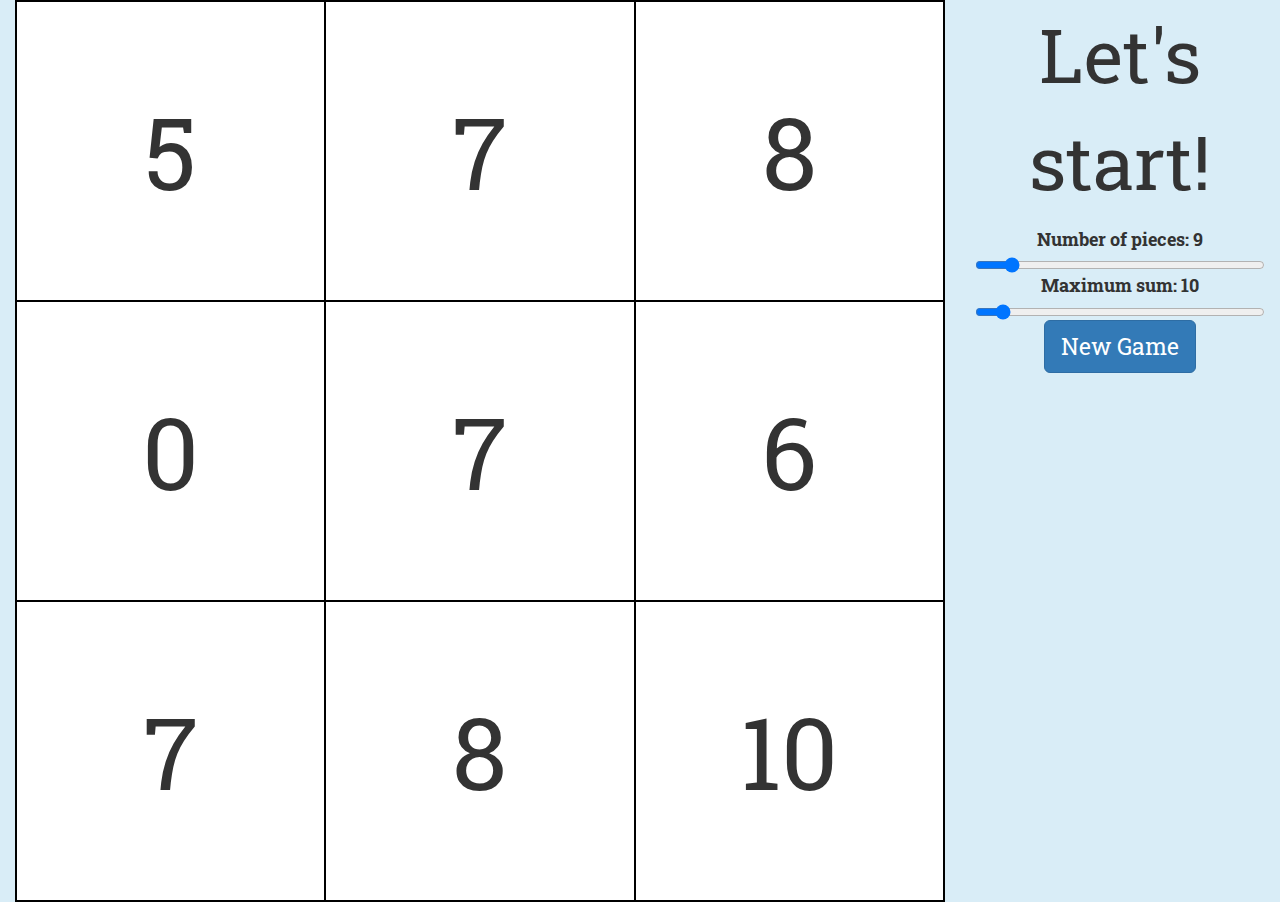
<file: index.html>
<!doctype html>

<html lang="en">
<head>
  <meta charset="utf-8">

  <title>Math Puzzle!</title>
  <meta name="description" content="Learn math with puzzles!">

  <!--[if lt IE 9]>
    <script src="http://html5shiv.googlecode.com/svn/trunk/html5.js"></script>
  <![endif]-->
  <link rel="stylesheet" href="matheo.bootstrap.css">
  <style>
body {
}

table {
  table-layout: fixed;
  background-color: #000000;
}

td {
  background-color: #ffffff;
  text-align: center;
  vertical-align: middle;
  border: 2px solid #000000;
}

#equation, #controls {
  text-align: center;
}

#panel {
  text-align: center;
}
  </style>
</head>

<body class="bg-info">
  <div class="container-fluid">
    <div class="row">
      <div id="main" class="col-md-9">
	<table id="overlay"></table>
      </div>
      <div id="panel" class="col-md-3 bg-info">
	<p id="equation"></p>
	<div id="controls">
	  <label for="difficulty">Number of pieces: <span id="difficulty-value">3</span></label>
	  <input id="difficulty" type="range" min="1" max="20" value="3" />
	  <label for="range">Maximum sum: <span id="range-value">10</span></label>
	  <input id="range" type="range" min="3" max="100" value="10" />
	</div>
	<button type="button" id="restart" class="btn btn-primary btn-lg">New Game</button>
      </div>
    </div>
  </div>
  <script src="https://ajax.googleapis.com/ajax/libs/jquery/1.11.3/jquery.min.js"></script>
  <script>
//var width = 1024;
//var height = 800;
var width = $('#main').width();
var height = $(document).height();
var font_height = 300;

//var url = "http://loremflickr.com/" + width + "/" + height + "/landscape";
//var url = "http://p-hold.com/" + width + "/" + height;
//var url = "http://unsplash.it/" + width + "/" + height + "/?random";
var url = "http://source.unsplash.com/random/" + width + "x" + height;

difficulty = 3;
range = 10;

incomplete = [];
complete = [];

function num_in_range(x) {
  return Math.floor(Math.random() * (x + 1));
}

function random_item(arr) {
  return arr[num_in_range(arr.length - 1)];
}

function show_equation() {
  if (complete.length == difficulty * difficulty) {
    $('#equation').text("Done!");
    $('#equation').addClass('text-success');
  }
  else {
    var id = random_item(incomplete);
    var value = parseInt($('#' + id).text());
    var x = num_in_range(value);
    var y = value - x;
    $('#equation').text('' + x + ' + ' + y);
    $('#equation').removeClass('text-success');
  }
}

function on_tile_clicked(evt) {
  var tile = evt.target;
  var answer = eval($('#equation').text());
  var id = parseInt($(tile).attr('id'));

  if (parseInt($(tile).text()) == answer) {
    complete.push(id);
    incomplete = incomplete.filter(function(x) {return x != id;});
    $('#' + id).text('');
    $('#' + id).css('background', "url('')");
    $('#' + id).css('border', "none");
    $('#equation').addClass('text-success');
    setTimeout(show_equation, 2000);
  }
  else {
    $('#equation').addClass('text-danger');
  }
} 

function setup() {
  complete = [];
  incomplete = [];

  difficulty = parseInt($('#difficulty').val());
  range = parseInt($('#range').val());

  $('#difficulty-value').text(difficulty * difficulty);
  $('#range-value').text(range);

  $('#overlay').replaceWith("<table id='overlay'></table>");
  $('#overlay').width(width);
  $('#overlay').height(height);
  $('#overlay').css('background-image', "url('" + url + "?random=" + num_in_range(10000) + "')");
  $('#panel').height(height);

  var row_height = height / difficulty;
  var label_height = font_height / difficulty;

  for (i = 0; i < difficulty; i++) {
    $('table').append("<tr id='row-" + i + "'></tr>");

    for (j = 0; j < difficulty; j++) {
      var id = i * difficulty + j;
      var num = num_in_range(range);
      $('table tr#row-' + i).append("<td id=" + id + ">" + num + "</td>");
      incomplete.push(id);
    }
  }

  $('table').css('font-size', '' + label_height + 'px');
  $('tr').css('height', '' + row_height + 'px');
  $('td').click(on_tile_clicked);

  $('#equation').css('font-size', '' + font_height/4 + 'px');
  $('#equation').text("Let's start!");
  setTimeout(show_equation, 2000);
}

$('#difficulty').change(setup);
$('#range').change(setup);
$('#restart').click(setup);
$(document).ready(setup);
  </script>
</body>
</html>
</file>
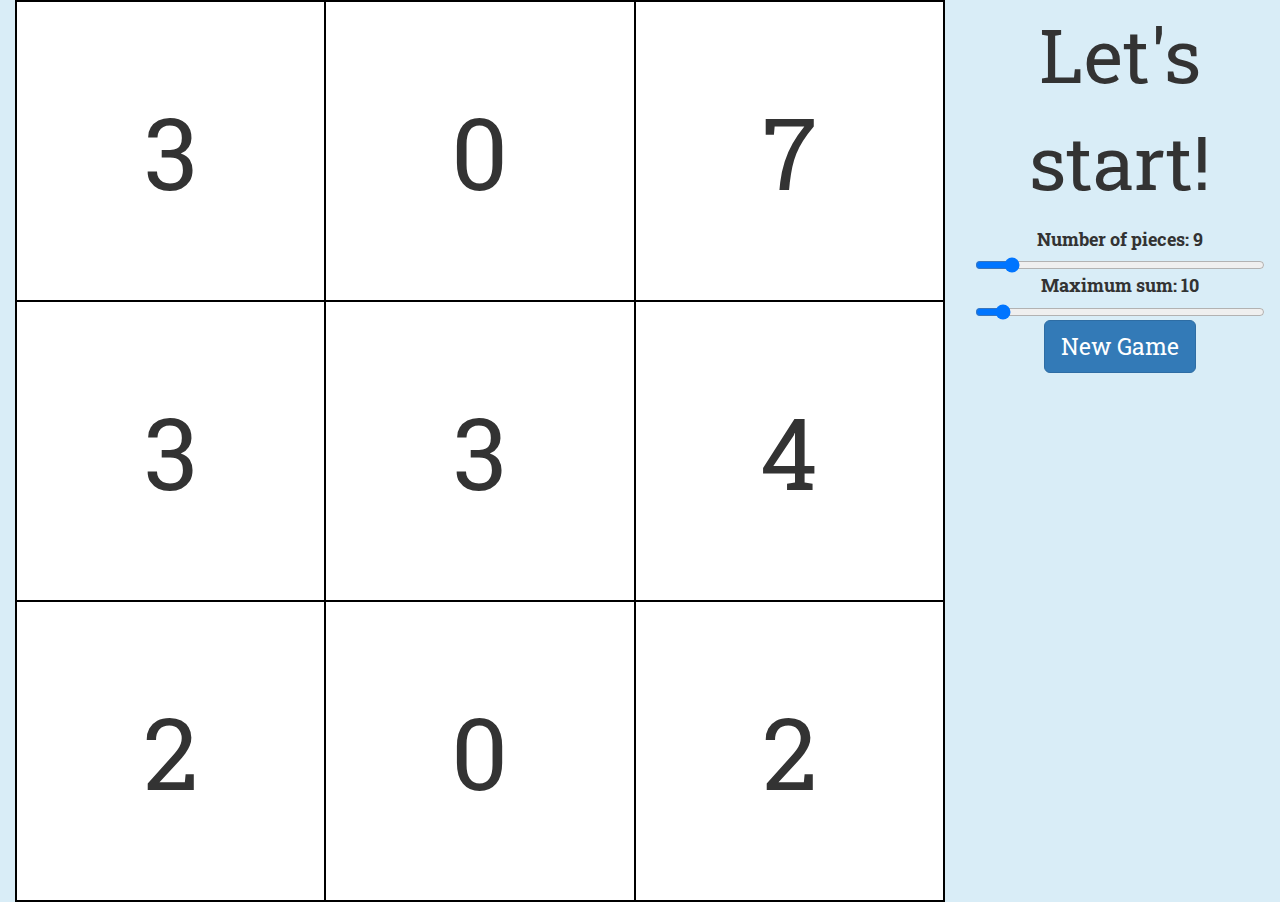
<file: puzzle.html>
<!doctype html>

<html lang="en">
<head>
  <meta charset="utf-8">

  <title>Math Puzzle!</title>
  <meta name="description" content="Learn math with puzzles!">

  <!--[if lt IE 9]>
    <script src="http://html5shiv.googlecode.com/svn/trunk/html5.js"></script>
  <![endif]-->
  <link rel="stylesheet" href="matheo.bootstrap.css">
  <style>
body {
}

table {
  table-layout: fixed;
  background-color: #000000;
}

td {
  background-color: #ffffff;
  text-align: center;
  vertical-align: middle;
  border: 2px solid #000000;
}

#equation, #controls {
  text-align: center;
}

#panel {
  text-align: center;
}
  </style>
</head>

<body class="bg-info">
  <div class="container-fluid">
    <div class="row">
      <div id="main" class="col-md-9">
	<table id="overlay"></table>
      </div>
      <div id="panel" class="col-md-3 bg-info">
	<p id="equation"></p>
	<div id="controls">
	  <label for="difficulty">Number of pieces: <span id="difficulty-value">3</span></label>
	  <input id="difficulty" type="range" min="1" max="20" value="3" />
	  <label for="range">Maximum sum: <span id="range-value">10</span></label>
	  <input id="range" type="range" min="3" max="100" value="10" />
	</div>
	<button type="button" id="restart" class="btn btn-primary btn-lg">New Game</button>
      </div>
    </div>
  </div>
  <script src="https://ajax.googleapis.com/ajax/libs/jquery/1.11.3/jquery.min.js"></script>
  <script>
//var width = 1024;
//var height = 800;
var width = $('#main').width();
var height = $(document).height();
var font_height = 300;

//var url = "http://loremflickr.com/" + width + "/" + height + "/landscape";
//var url = "http://p-hold.com/" + width + "/" + height;
var url = "http://unsplash.it/" + width + "/" + height + "/?random";

difficulty = 3;
range = 10;

incomplete = [];
complete = [];

function num_in_range(x) {
  return Math.floor(Math.random() * (x + 1));
}

function random_item(arr) {
  return arr[num_in_range(arr.length - 1)];
}

function show_equation() {
  if (complete.length == difficulty * difficulty) {
    $('#equation').text("Done!");
    $('#equation').addClass('text-success');
  }
  else {
    var id = random_item(incomplete);
    var value = parseInt($('#' + id).text());
    var x = num_in_range(value);
    var y = value - x;
    $('#equation').text('' + x + ' + ' + y);
    $('#equation').removeClass('text-success');
  }
}

function on_tile_clicked(evt) {
  var tile = evt.target;
  var answer = eval($('#equation').text());
  var id = parseInt($(tile).attr('id'));

  if (parseInt($(tile).text()) == answer) {
    complete.push(id);
    incomplete = incomplete.filter(function(x) {return x != id;});
    $('#' + id).text('');
    $('#' + id).css('background', "url('')");
    $('#' + id).css('border', "none");
    $('#equation').addClass('text-success');
    setTimeout(show_equation, 2000);
  }
  else {
    $('#equation').addClass('text-danger');
  }
} 

function setup() {
  complete = [];
  incomplete = [];

  difficulty = parseInt($('#difficulty').val());
  range = parseInt($('#range').val());

  $('#difficulty-value').text(difficulty * difficulty);
  $('#range-value').text(range);

  $('#overlay').replaceWith("<table id='overlay'></table>");
  $('#overlay').width(width);
  $('#overlay').height(height);
  $('#overlay').css('background-image', "url('" + url + "')");
  $('#panel').height(height);

  var row_height = height / difficulty;
  var label_height = font_height / difficulty;

  for (i = 0; i < difficulty; i++) {
    $('table').append("<tr id='row-" + i + "'></tr>");

    for (j = 0; j < difficulty; j++) {
      var id = i * difficulty + j;
      var num = num_in_range(range);
      $('table tr#row-' + i).append("<td id=" + id + ">" + num + "</td>");
      incomplete.push(id);
    }
  }

  $('table').css('font-size', '' + label_height + 'px');
  $('tr').css('height', '' + row_height + 'px');
  $('td').click(on_tile_clicked);

  $('#equation').css('font-size', '' + font_height/4 + 'px');
  $('#equation').text("Let's start!");
  setTimeout(show_equation, 2000);
}

$('#difficulty').change(setup);
$('#range').change(setup);
$('#restart').click(setup);
$(document).ready(setup);
  </script>
</body>
</html>
</file>
